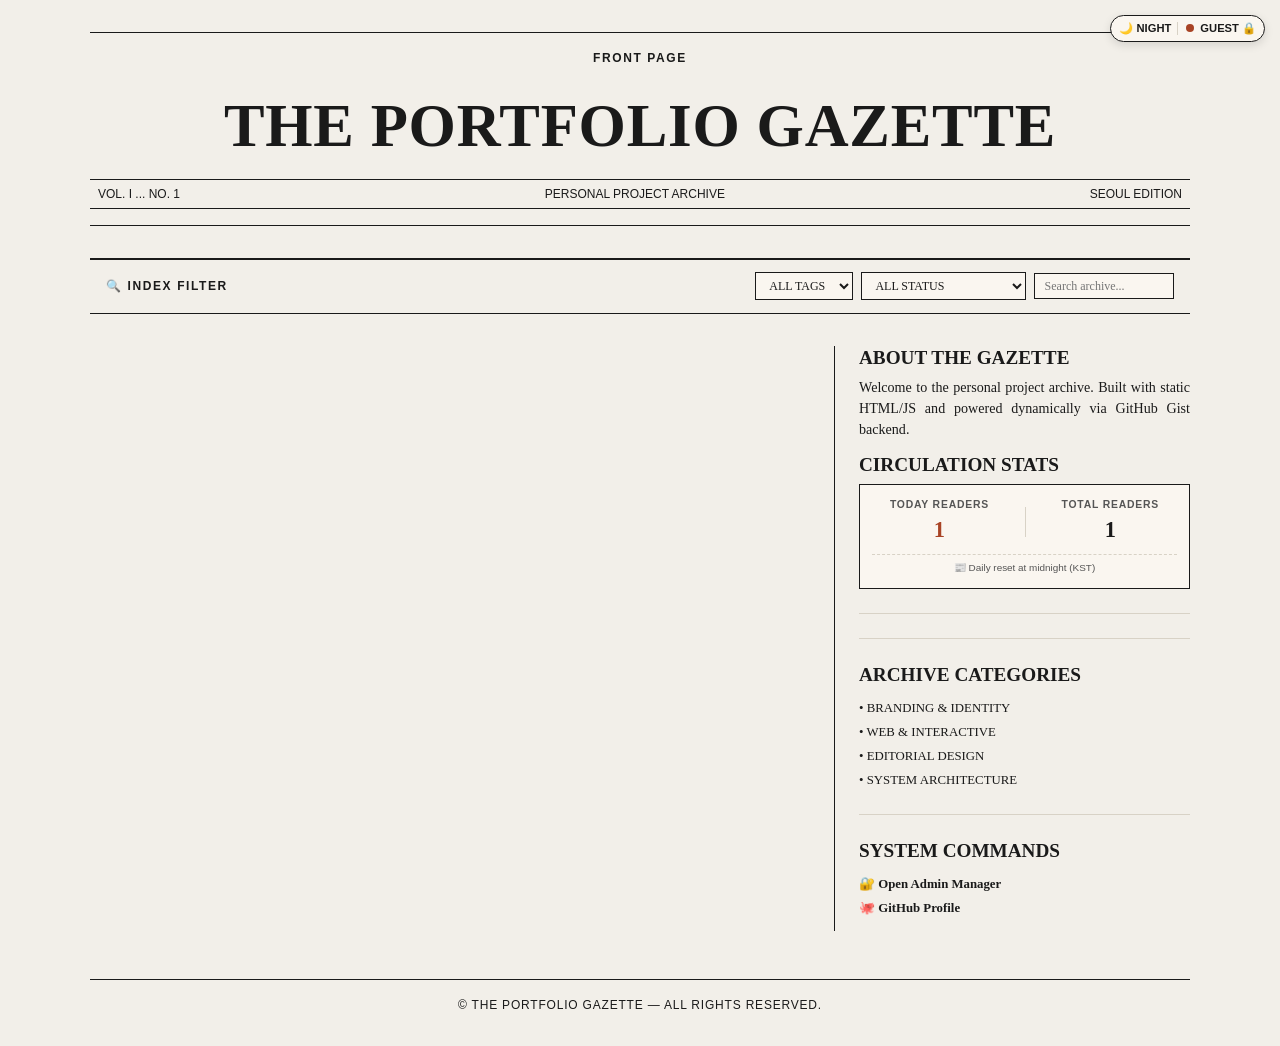
<file: index.html>
<!DOCTYPE html>
<html lang="ko">
<head>
  <meta charset="UTF-8">
  <meta name="viewport" content="width=device-width, initial-scale=1.0">
  <title>THE PORTFOLIO GAZETTE - Archive</title>
  <link rel="stylesheet" href="styles/style.css">
</head>
<body>
  <div class="gazette-container">
    <!-- 상단 신문식 헤더 -->
    <header class="gazette-header">
      <nav class="top-nav">
        <a href="index.html">FRONT PAGE</a>
      </nav>
      <h1 class="main-title">THE PORTFOLIO GAZETTE</h1>
      <div class="header-meta-bar">
        <span>VOL. I ... NO. 1</span>
        <span>PERSONAL PROJECT ARCHIVE</span>
        <span>SEOUL EDITION</span>
      </div>
    </header>

    <!-- 🔍 신문 인덱스 스타일 필터 및 검색 바 -->
    <section class="gazette-filter-bar">
      <span class="filter-title">🔍 INDEX FILTER</span>
      <div class="filter-controls">
        <!-- 🏷️ 동적 태그 필터 (js/main.js에서 프로젝트 태그를 자동으로 추출해 채워줍니다) -->
        <select id="tag-filter" class="filter-select">
          <option value="ALL">ALL TAGS</option>
        </select>

        <!-- 📌 상태 필터 -->
        <select id="status-filter" class="filter-select">
          <option value="ALL">ALL STATUS</option>
          <option value="IN PROGRESS">IN PROGRESS (진행중)</option>
          <option value="COMPLETED">COMPLETED (완료)</option>
          <option value="DROPPED">DROPPED (폐기)</option>
        </select>

        <!-- 🔎 검색어 입력창 -->
        <input type="text" id="search-input" class="filter-input" placeholder="Search archive...">
      </div>
    </section>

    <!-- 메인 레이아웃 (프로젝트 목록 + 사이드바) -->
    <div class="gazette-body">
      <!-- 왼쪽 2컬럼: 프로젝트 카드리스트 출력 영역 -->
      <main id="projects-container">
        <!-- js/main.js 에서 동적 카드 출력 -->
      </main>

      <!-- 오른쪽 1컬럼: 사이드바 -->
      <aside class="sidebar-column">
        <section class="sidebar-widget">
          <h4>ABOUT THE GAZETTE</h4>
          
          <p class="excerpt">
            Welcome to the personal project archive. Built with static HTML/JS and powered dynamically via GitHub Gist backend.
          </p>
        </section>
        <!-- 📊 신문 발행 및 방문자 통계 위젯 -->
        <section class="sidebar-widget">
          <h4>CIRCULATION STATS</h4>
          <div class="circulation-box">
            <div class="circulation-grid">
              <div>
                <span class="circulation-label">TODAY READERS</span>
                <strong id="stat-daily" class="circulation-value circulation-value-daily">--</strong>
              </div>
              <div class="circulation-divider"></div>
              <div>
                <span class="circulation-label">TOTAL READERS</span>
                <strong id="stat-total" class="circulation-value circulation-value-total">--</strong>
              </div>
            </div>
            <small class="circulation-notice">
              📰 Daily reset at midnight (KST)
            </small>
          </div>
        </section>

        <hr class="divider">

        <hr class="divider">

        <section class="sidebar-widget">
          <h4>ARCHIVE CATEGORIES</h4>
          <ul class="link-list">
            <li>• BRANDING & IDENTITY</li>
            <li>• WEB & INTERACTIVE</li>
            <li>• EDITORIAL DESIGN</li>
            <li>• SYSTEM ARCHITECTURE</li>
          </ul>
        </section>

        <hr class="divider">

        <section class="sidebar-widget">
          <h4>SYSTEM COMMANDS</h4>
          <ul class="contact-links">
            <li><a href="admin.html">🔐 Open Admin Manager</a></li>
            <li><a href="https://github.com" target="_blank" rel="noopener">🐙 GitHub Profile</a></li>
          </ul>
        </section>
      </aside>
    </div>

    <!-- 푸터 -->
    <footer class="gazette-footer">
      <p>© THE PORTFOLIO GAZETTE — ALL RIGHTS RESERVED.</p>
    </footer>
  </div>
<!-- 기존 각 페이지 전용 JS 앞에 테마 스크립트 연결 -->
  <script src="js/auth-guard.js"></script> <!-- 👈 상단 보안 위젯 스크립트 추가 -->
  <script src="js/main.js"></script>
</body>
</html>
</file>
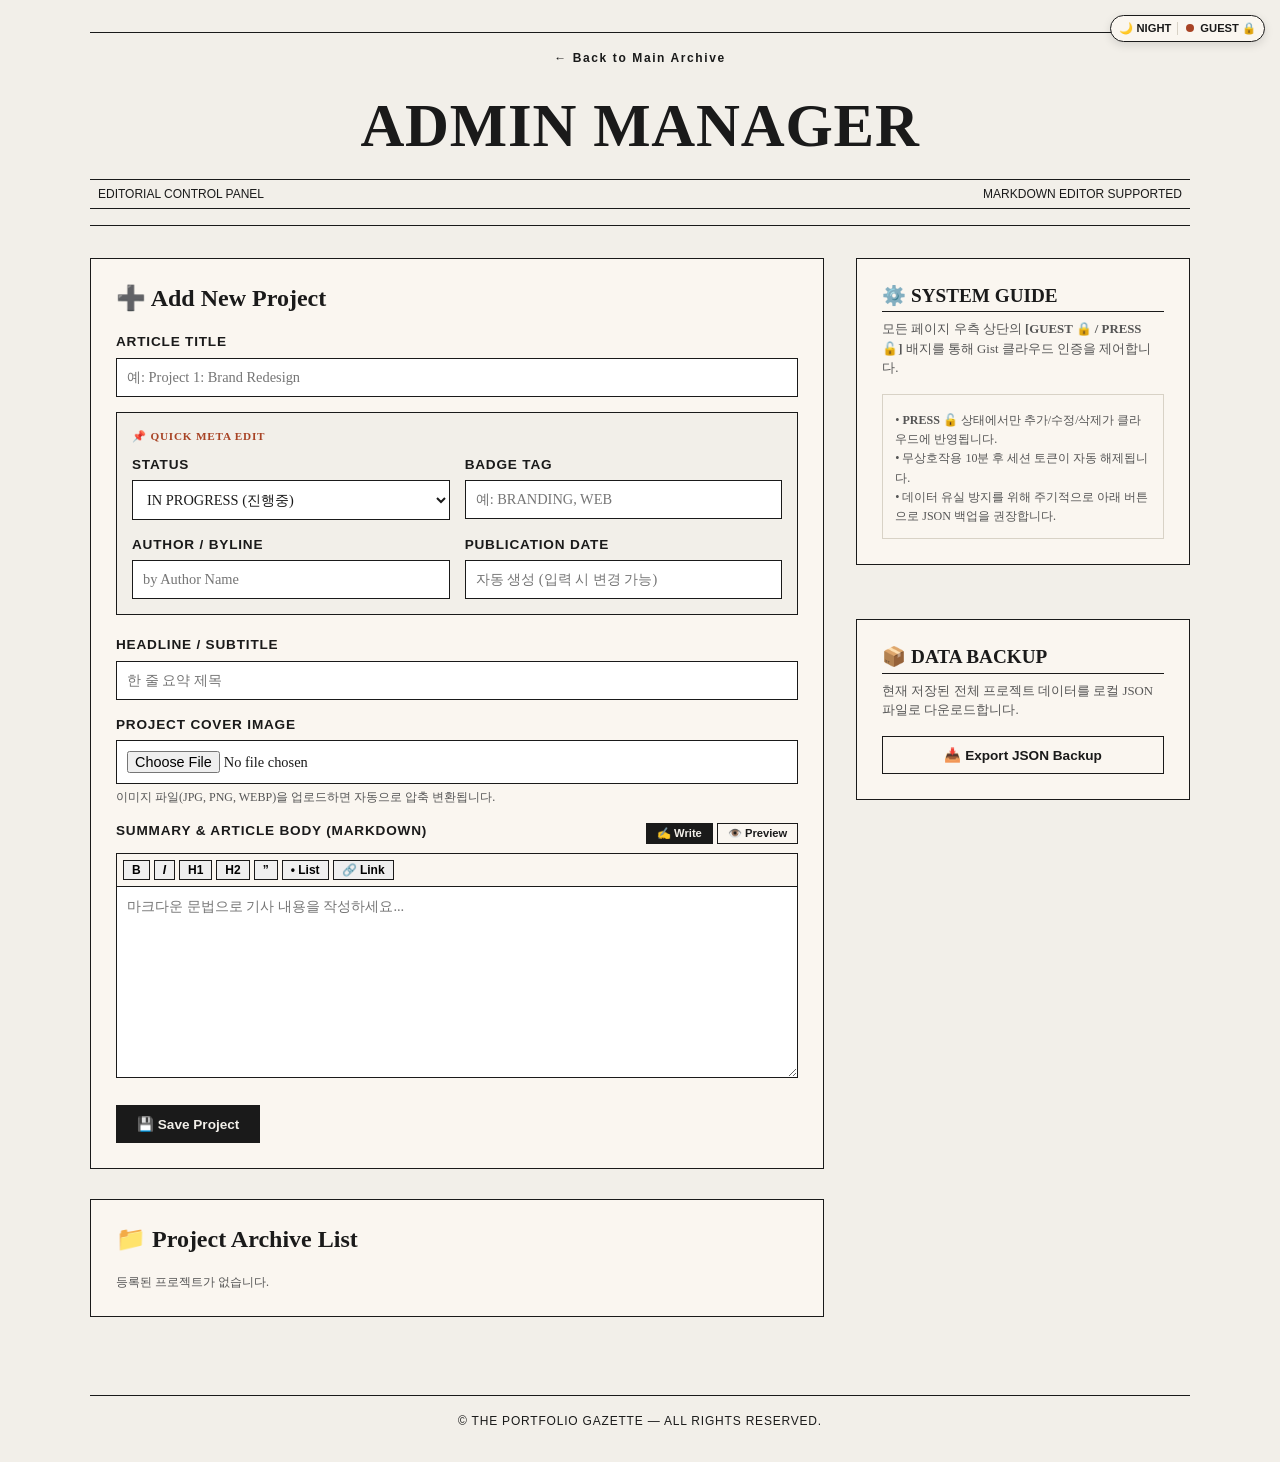
<file: admin.html>
<!DOCTYPE html>
<html lang="ko">
<head>
  <meta charset="UTF-8">
  <meta name="viewport" content="width=device-width, initial-scale=1.0">
  <title>Admin Manager - THE PORTFOLIO GAZETTE</title>
  <link rel="stylesheet" href="styles/style.css">
</head>
<body>
  <div class="gazette-container">
    <!-- 상단 헤더 -->
    <header class="gazette-header">
      <nav class="top-nav">
        <a href="index.html" class="back-link">&larr; Back to Main Archive</a>
      </nav>
      <h1 class="main-title">ADMIN MANAGER</h1>
      <div class="header-meta-bar">
        <span>EDITORIAL CONTROL PANEL</span>
        <span>MARKDOWN EDITOR SUPPORTED</span>
      </div>
    </header>

    <!-- 메인 입력 영역 & 사이드바 2컬럼 그리드 -->
    <div class="admin-layout-grid">
      <!-- 👈 왼쪽 메인 영역 (프로젝트 추가 & 목록) -->
      <main class="admin-main-column">
        <!-- ➕ 프로젝트 신규 추가 카드 (edit.html UI 스타일 연동) -->
        <section class="admin-card">
          <h2 class="edit-card-title">➕ Add New Project</h2>

          <form id="project-form" class="admin-form">
            <!-- 1. 기사 타이틀 -->
            <div class="form-group">
              <label for="p-title" class="form-label">Article Title</label>
              <input type="text" id="p-title" class="form-input" required placeholder="예: Project 1: Brand Redesign">
            </div>

            <!-- 2. 상단 중요 정보 가로 그리드 박스 -->
            <div class="quick-meta-box">
              <span class="quick-meta-title">📌 QUICK META EDIT</span>
              
              <div class="form-grid-2">
                <div class="form-group grid-mb-clear">
                  <label for="p-status" class="form-label">Status</label>
                  <select id="p-status" class="form-select">
                    <option value="IN PROGRESS">IN PROGRESS (진행중)</option>
                    <option value="COMPLETED">COMPLETED (완료)</option>
                    <option value="DROPPED">DROPPED (폐기)</option>
                  </select>
                </div>

                <div class="form-group grid-mb-clear">
                  <label for="p-tag" class="form-label">Badge Tag</label>
                  <input type="text" id="p-tag" class="form-input" placeholder="예: BRANDING, WEB">
                </div>
              </div>

              <div class="form-grid-2 grid-mb-clear">
                <div class="form-group grid-mb-clear">
                  <label for="p-author" class="form-label">Author / Byline</label>
                  <input type="text" id="p-author" class="form-input" placeholder="by Author Name">
                </div>

                <div class="form-group grid-mb-clear">
                  <label for="p-date" class="form-label">Publication Date</label>
                  <input type="text" id="p-date" class="form-input" placeholder="자동 생성 (입력 시 변경 가능)">
                </div>
              </div>
            </div>

            <!-- 3. 헤드라인 요약 -->
            <div class="form-group">
              <label for="p-headline" class="form-label">Headline / Subtitle</label>
              <input type="text" id="p-headline" class="form-input" required placeholder="한 줄 요약 제목">
            </div>

            <!-- 4. 커버 이미지 업로드 -->
            <div class="form-group">
              <label for="p-image-file" class="form-label">Project Cover Image</label>
              <input type="file" id="p-image-file" class="form-file-input" accept="image/*" required>
              <small class="form-help-text">이미지 파일(JPG, PNG, WEBP)을 업로드하면 자동으로 압축 변환됩니다.</small>
            </div>

            <!-- 5. 📝 마크다운 에디터 & 라이브 프리뷰 영역 -->
            <div class="form-group">
              <div class="editor-header-bar">
                <label for="p-summary" class="form-label">Summary & Article Body (Markdown)</label>
                
                <!-- 탭 버튼 -->
                <div class="editor-mode-tabs">
                  <button type="button" id="btn-mode-write" class="btn btn-tab btn-tab-active">✍️ Write</button>
                  <button type="button" id="btn-mode-preview" class="btn btn-tab btn-tab-inactive">👁️ Preview</button>
                </div>
              </div>

              <!-- 마크다운 툴바 -->
              <div id="md-toolbar" class="md-toolbar">
                <button type="button" class="btn md-toolbar-btn" data-md="bold" title="Bold"><b>B</b></button>
                <button type="button" class="btn md-toolbar-btn" data-md="italic" title="Italic"><i>I</i></button>
                <button type="button" class="btn md-toolbar-btn" data-md="h1" title="Header 1">H1</button>
                <button type="button" class="btn md-toolbar-btn" data-md="h2" title="Header 2">H2</button>
                <button type="button" class="btn md-toolbar-btn" data-md="quote" title="Quote">”</button>
                <button type="button" class="btn md-toolbar-btn" data-md="list" title="List">• List</button>
                <button type="button" class="btn md-toolbar-btn" data-md="link" title="Link">🔗 Link</button>
              </div>

              <!-- 본문 입력창 -->
              <textarea id="p-summary" class="form-textarea md-textarea" rows="10" required placeholder="마크다운 문법으로 기사 내용을 작성하세요..."></textarea>

              <!-- 라이브 프리뷰 창 -->
              <div id="md-preview" class="md-preview-box"></div>
            </div>

            <div class="form-btn-group">
              <button type="submit" class="btn btn-primary">💾 Save Project</button>
            </div>
          </form>
        </section>

        <!-- 📁 등록된 프로젝트 목록 카드 -->
        <section class="admin-card">
          <h2 class="edit-card-title">📁 Project Archive List</h2>
          <div id="admin-projects-list">
            <!-- js/admin.js에서 동적 렌더링 -->
          </div>
        </section>
      </main>

      <!-- 👉 오른쪽 사이드바 (시스템 가이드 & 정보 패널) -->
      <aside class="admin-sidebar-column">
        <section class="admin-card sidebar-widget">
          <h4 class="widget-title">⚙️ SYSTEM GUIDE</h4>
          <p class="widget-desc">
            모든 페이지 우측 상단의 <strong>[GUEST 🔒 / PRESS 🔓]</strong> 배지를 통해 Gist 클라우드 인증을 제어합니다.
          </p>
          
          <div class="sidebar-info-box" style="background: var(--bg-card); padding: 12px; border: 1px solid var(--border-subtle); margin-top: 10px;">
            <small class="form-help-text" style="line-height: 1.6;">
              • <strong>PRESS 🔓</strong> 상태에서만 추가/수정/삭제가 클라우드에 반영됩니다.<br>
              • 무상호작용 10분 후 세션 토큰이 자동 해제됩니다.<br>
              • 데이터 유실 방지를 위해 주기적으로 아래 버튼으로 JSON 백업을 권장합니다.
            </small>
          </div>
        </section>

        <section class="admin-card sidebar-widget">
          <h4 class="widget-title">📦 DATA BACKUP</h4>
          <p class="widget-desc">현재 저장된 전체 프로젝트 데이터를 로컬 JSON 파일로 다운로드합니다.</p>
          <button type="button" id="export-json-btn" class="btn btn-secondary btn-block">📥 Export JSON Backup</button>
        </section>
      </aside>
    </div>

    <!-- 푸터 -->
    <footer class="gazette-footer">
      <p>© THE PORTFOLIO GAZETTE — ALL RIGHTS RESERVED.</p>
    </footer>
  </div>

  <!-- 전역 스크립트 연결 -->
  <script src="js/auth-guard.js"></script>
  <script src="js/admin.js"></script>
</body>
</html>
</file>
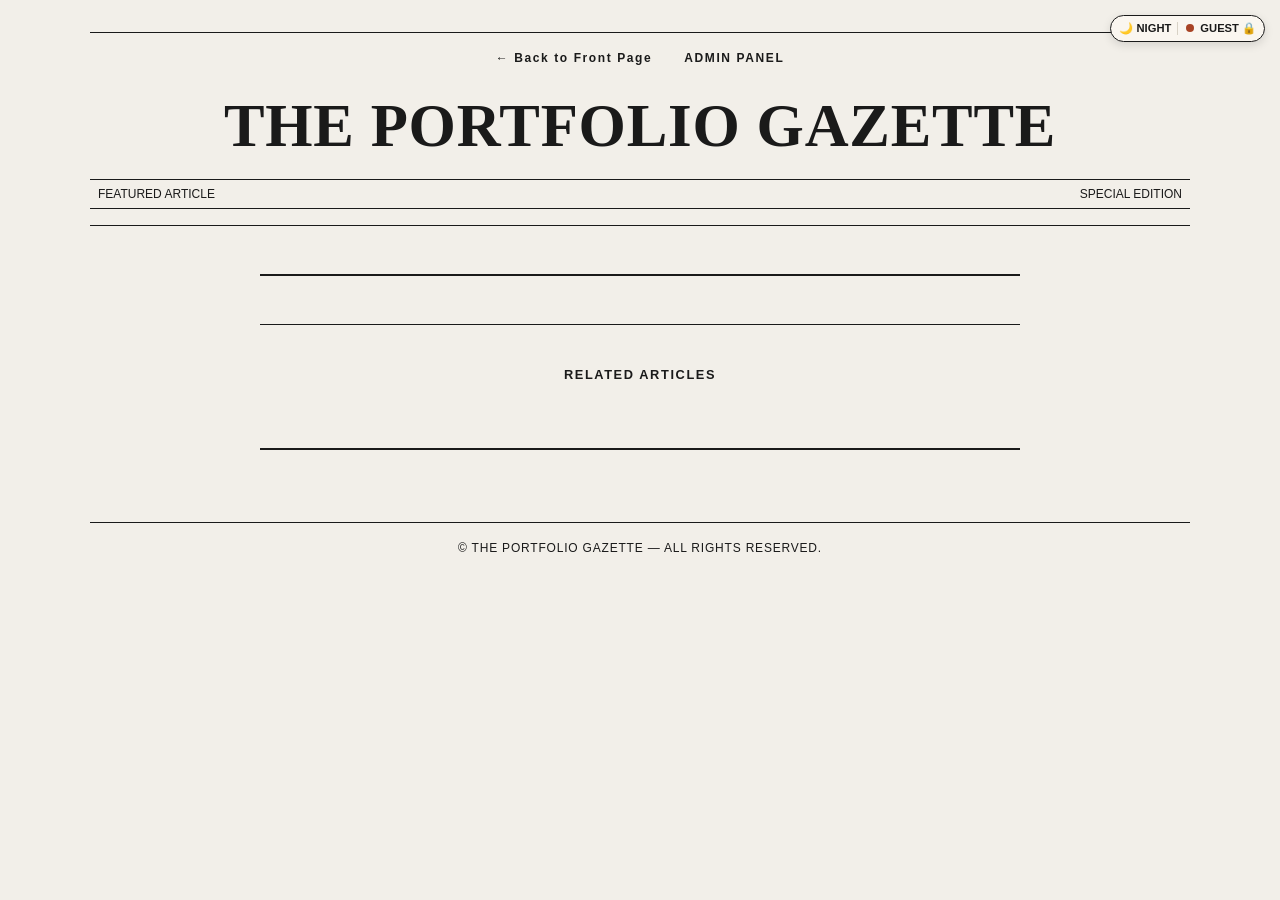
<file: detail.html>
<!DOCTYPE html>
<html lang="ko">
<head>
  <meta charset="UTF-8">
  <meta name="viewport" content="width=device-width, initial-scale=1.0">
  <title>Article Detail - THE PORTFOLIO GAZETTE</title>
  <link rel="stylesheet" href="styles/style.css">
</head>
<body>
  <div class="gazette-container">
    <!-- 헤더 -->
    <header class="gazette-header">
      <nav class="top-nav">
        <a href="index.html" class="back-link">&larr; Back to Front Page</a>
        <a href="admin.html">ADMIN PANEL</a>
      </nav>
      <h1 class="main-title">THE PORTFOLIO GAZETTE</h1>
      <div class="header-meta-bar">
        <span>FEATURED ARTICLE</span>
        <span>SPECIAL EDITION</span>
      </div>
    </header>

    <!-- 메인 상세 영역 -->
    <main class="detail-main">
      <!-- 프로젝트 동적 수록 컨테이너 -->
      <section id="project-detail-container">
        <!-- js/detail.js 에서 동적 렌더링 -->
      </section>

      <!-- 이전글 / 다음글 동적 네비게이션 영역 -->
      <section id="article-nav-section" class="article-nav-section">
      </section>

      <!-- 연관 프로젝트 추천 영역 -->
      <section id="related-section" class="related-section">
        <div class="related-section-title">RELATED ARTICLES</div>
        <div id="related-grid" class="related-grid">
        </div>
      </section>

      <!-- 💬 Giscus 댓글 섹션 -->
      <section class="gazette-comments-section">
        <script src="https://giscus.app/client.js"
                data-repo="본인계정/저장소이름"
                data-repo-id="R_kgDO..."
                data-category="Announcements"
                data-category-id="DIC_kwDO..."
                data-mapping="pathname"
                data-strict="0"
                data-reactions-enabled="1"
                data-emit-metadata="0"
                data-input-position="bottom"
                data-theme="preferred_color_scheme"
                data-lang="ko"
                crossorigin="anonymous"
                async>
        </script>
      </section>
    </main>

    <!-- 푸터 -->
    <footer class="gazette-footer">
      <p>© THE PORTFOLIO GAZETTE — ALL RIGHTS RESERVED.</p>
    </footer>
  </div>

  <!-- 공통 및 전역 스크립트 연결 -->
  <script src="js/auth-guard.js"></script>
  <script src="js/detail.js"></script>
</body>
</html>
</file>
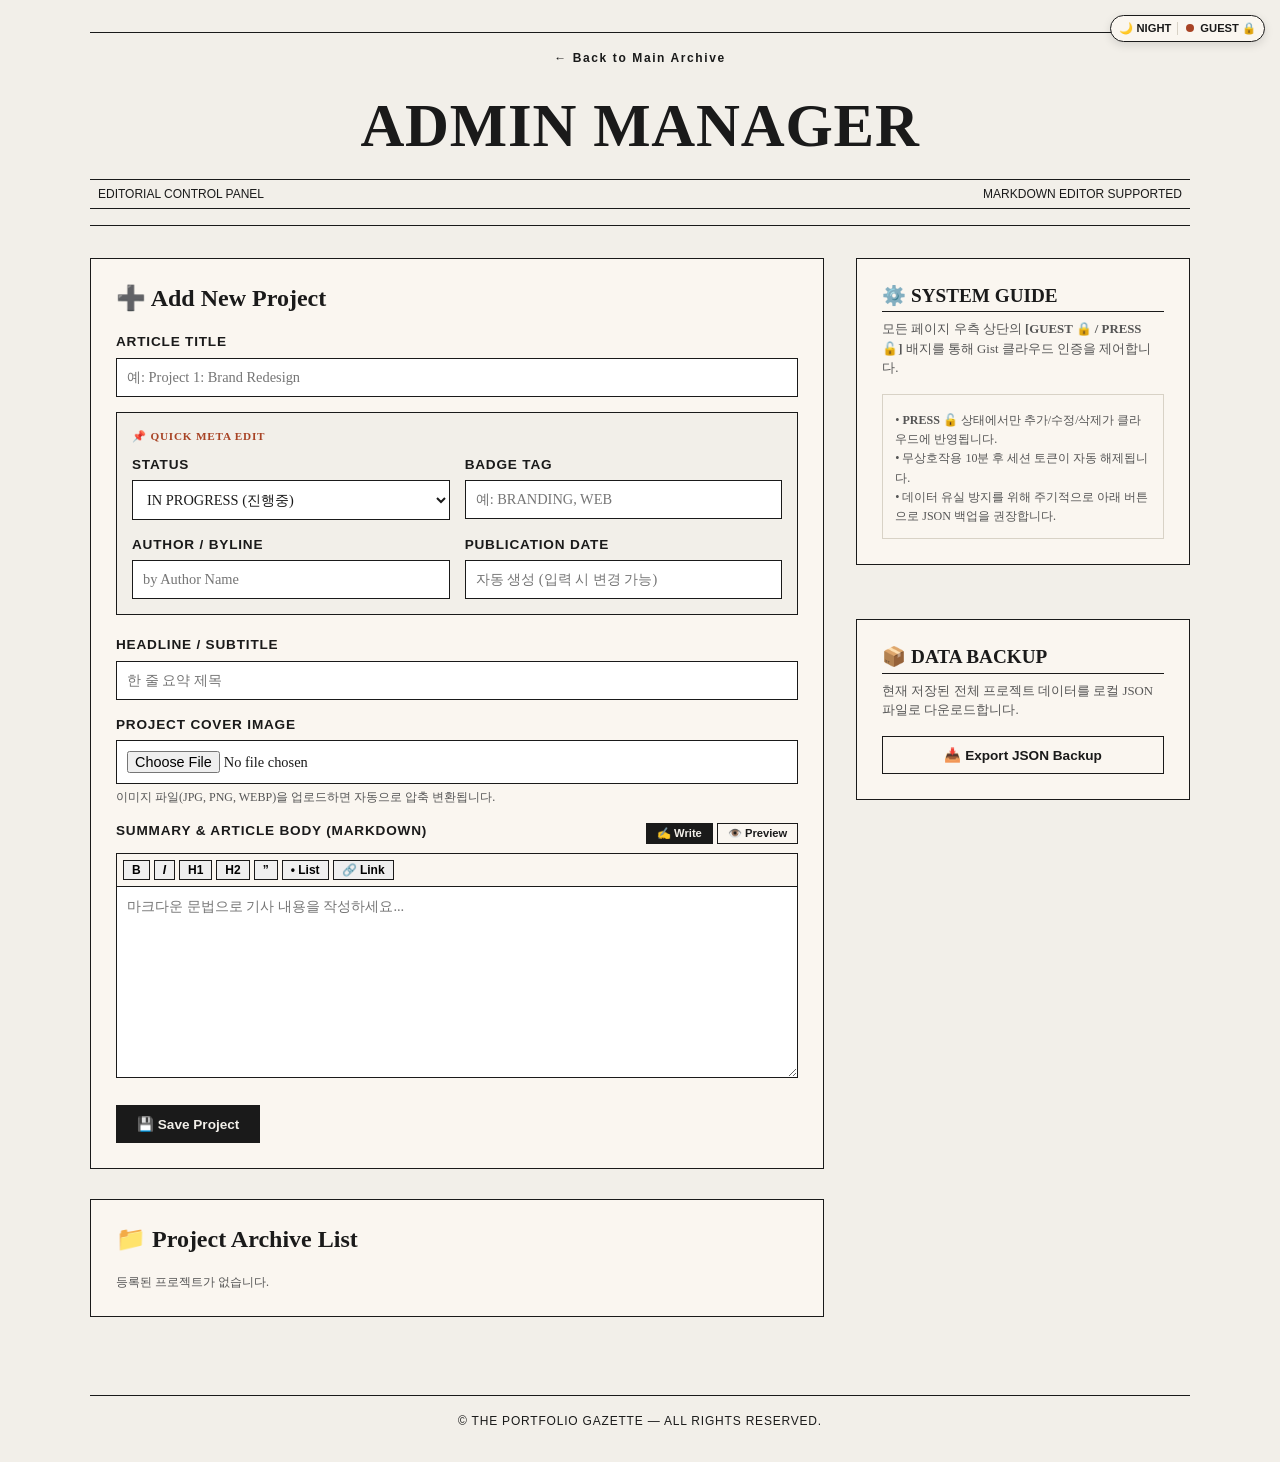
<file: edit.html>
<!DOCTYPE html>
<html lang="ko">
<head>
  <meta charset="UTF-8">
  <meta name="viewport" content="width=device-width, initial-scale=1.0">
  <title>Edit Article - THE PORTFOLIO GAZETTE</title>
  <link rel="stylesheet" href="styles/style.css">
</head>
<body>
  <div class="gazette-container">
    <header class="gazette-header">
      <nav class="top-nav">
        <a href="admin.html" class="back-link">&larr; Back to Admin Panel</a>
      </nav>
      <h1 class="main-title edit-title">EDIT ARTICLE</h1>
      <div class="header-meta-bar">
        <span>ARTICLE EDITOR</span>
        <span>MARKDOWN SUPPORTED</span>
      </div>
    </header>

    <main class="edit-main">
      <section class="edit-card">
        <form id="edit-project-form">
          <!-- 1. 기사 타이틀 -->
          <div class="form-group">
            <label for="p-title" class="form-label">Article Title</label>
            <input type="text" id="p-title" class="form-input" required placeholder="프로젝트 제목">
          </div>

          <!-- 2. 상단 중요 정보 가로 그리드 박스 -->
          <div class="quick-meta-box">
            <span class="quick-meta-title">📌 QUICK META EDIT</span>
            
            <div class="form-grid-2">
              <div class="form-group grid-mb-clear">
                <label for="p-status" class="form-label">Status</label>
                <select id="p-status" class="form-select">
                  <option value="IN PROGRESS">IN PROGRESS (진행중)</option>
                  <option value="COMPLETED">COMPLETED (완료)</option>
                  <option value="DROPPED">DROPPED (폐기)</option>
                </select>
              </div>

              <div class="form-group grid-mb-clear">
                <label for="p-tag" class="form-label">Badge Tag</label>
                <input type="text" id="p-tag" class="form-input" placeholder="예: BRANDING, WEB">
              </div>
            </div>

            <div class="form-grid-2 grid-mb-clear">
              <div class="form-group grid-mb-clear">
                <label for="p-author" class="form-label">Author / Byline</label>
                <input type="text" id="p-author" class="form-input" placeholder="by Author Name">
              </div>

              <div class="form-group grid-mb-clear">
                <label for="p-date" class="form-label">Publication Date</label>
                <input type="text" id="p-date" class="form-input" placeholder="Sep 26, 2026">
              </div>
            </div>
          </div>

          <!-- 3. 헤드라인 요약 -->
          <div class="form-group">
            <label for="p-headline" class="form-label">Headline / Subtitle</label>
            <input type="text" id="p-headline" class="form-input" required placeholder="기사 한 줄 요약 헤드라인">
          </div>

          <!-- 4. 커버 이미지 변경 -->
          <div class="form-group">
            <label for="p-image-file" class="form-label">Update Cover Image (Optional)</label>
            <div class="image-preview-container">
              <img id="preview-image" class="image-preview" src="" alt="Current Image">
            </div>
            <input type="file" id="p-image-file" class="form-file-input" accept="image/*">
            <small class="form-help-text">새 이미지를 첨부하지 않으면 기존 이미지가 유지됩니다.</small>
          </div>

          <!-- 5. 📝 마크다운 에디터 & 라이브 프리뷰 영역 -->
          <div class="form-group">
            <div class="editor-header-bar">
              <label for="p-summary" class="form-label">Summary & Article Body (Markdown)</label>
              
              <!-- 탭 버튼 -->
              <div class="editor-mode-tabs">
                <button type="button" id="btn-mode-write" class="btn btn-tab btn-tab-active">✍️ Write</button>
                <button type="button" id="btn-mode-preview" class="btn btn-tab btn-tab-inactive">👁️ Preview</button>
              </div>
            </div>

            <!-- 마크다운 툴바 -->
            <div id="md-toolbar" class="md-toolbar">
              <button type="button" class="btn md-toolbar-btn" data-md="bold" title="Bold"><b>B</b></button>
              <button type="button" class="btn md-toolbar-btn" data-md="italic" title="Italic"><i>I</i></button>
              <button type="button" class="btn md-toolbar-btn" data-md="h1" title="Header 1">H1</button>
              <button type="button" class="btn md-toolbar-btn" data-md="h2" title="Header 2">H2</button>
              <button type="button" class="btn md-toolbar-btn" data-md="quote" title="Quote">”</button>
              <button type="button" class="btn md-toolbar-btn" data-md="list" title="List">• List</button>
              <button type="button" class="btn md-toolbar-btn" data-md="link" title="Link">🔗 Link</button>
            </div>

            <!-- 본문 입력창 -->
            <textarea id="p-summary" class="form-textarea md-textarea" rows="12" required placeholder="마크다운 문법으로 기사 내용을 작성하세요..."></textarea>

            <!-- 라이브 프리뷰 창 -->
            <div id="md-preview" class="md-preview-box"></div>
          </div>

          <div class="form-btn-group">
            <button type="submit" class="btn btn-primary">💾 Save Changes</button>
            <a href="admin.html" class="btn btn-secondary">Cancel</a>
          </div>
        </form>
      </section>
    </main>

    <footer class="gazette-footer">
      <p>© THE PORTFOLIO GAZETTE — ALL RIGHTS RESERVED.</p>
    </footer>
  </div>

  <script src="js/auth-guard.js"></script>
  <script src="js/edit.js"></script>
</body>
</html>
</file>
<file: styles/style.css>
/* ==========================================
   1. Theme Variables & Global Reset
   ========================================== */
:root {
  --bg-color: #f2efe9;
  --bg-card: #faf6f0;
  --bg-input: #ffffff;
  --text-main: #1a1a1a;
  --text-muted: #555555;
  --border-color: #1a1a1a;
  --border-subtle: #d8d2c6;
/* 🎨 눈이 편안한 톤으로 아래 4줄 교체/추가 */
  --accent-orange: #a84325;       /* 2차 확인 및 경고 (차분한 테라코타) */
  --accent-inprogress: #b85d19;   /* IN PROGRESS (가넷 브라운) */
  --accent-green: #2d6a4f;        /* COMPLETED (딥 포레스트 그린) */
  --accent-gray: #6c757d;         /* DROPPED / DISABLED (쿨 그레이) */
  --shadow-color: rgba(0, 0, 0, 0.08);
}

/* 🌙 Night Gazette (다크 모드 변수) */
body.dark-mode {
  --bg-color: #1a1c1e;
  --bg-card: #232629;
  --bg-input: #2d3135;
  --text-main: #e8e6e3;
  --text-muted: #a0a5aa;
  --border-color: #e8e6e3;
  --border-subtle: #3e4347;
  --shadow-color: rgba(0, 0, 0, 0.3);
}

html {
  scroll-behavior: smooth; /* 부드러운 스크롤 */
}

* {
  margin: 0;
  padding: 0;
  box-sizing: border-box;
  transition: background-color 0.3s ease, color 0.3s ease, border-color 0.3s ease;
}

body {
  background-color: var(--bg-color);
  color: var(--text-main);
  font-family: 'Source Serif 4', Georgia, serif;
  line-height: 1.5;
  padding: 2rem 1rem;
}

/* ==========================================
   2. Layout & Header
   ========================================== */
.gazette-container {
  max-width: 1100px;
  margin: 0 auto;
  background-color: var(--bg-color);
}

.top-nav {
  display: flex;
  justify-content: center;
  align-items: center;
  gap: 2rem;
  padding-bottom: 0.8rem;
  font-family: sans-serif;
  font-size: 0.75rem;
  font-weight: 600;
  letter-spacing: 0.1rem;
  flex-wrap: wrap;
}

.top-nav a,
.back-link,
.link-list a,
.contact-links a {
  color: var(--text-main);
  text-decoration: none;
  font-weight: bold;
}

.top-nav a:hover,
.back-link:hover,
.link-list a:hover,
.contact-links a:hover,
.read-more:hover {
  text-decoration: underline;
}

/* 테마 토글 버튼 (Night Edition) */
.theme-toggle-btn {
  background: var(--bg-card);
  color: var(--text-main);
  border: 1px solid var(--border-color);
  padding: 0.25rem 0.7rem;
  font-size: 0.7rem;
  font-family: sans-serif;
  font-weight: bold;
  cursor: pointer;
  border-radius: 12px;
  letter-spacing: 0.05rem;
  display: inline-flex;
  align-items: center;
  gap: 4px;
}

.theme-toggle-btn:hover {
  transform: translateY(-1px);
  box-shadow: 0 2px 5px var(--shadow-color);
}

.gazette-header {
  text-align: center;
  border-top: 1.5px solid var(--border-color);
  border-bottom: 1.5px solid var(--border-color);
  padding: 1rem 0;
  margin-bottom: 2rem;
}

.detail-header {
  padding: 20px;
  border-bottom: 2px solid var(--border-color);
  margin-bottom: 30px;
}

.main-title {
  font-family: 'Playfair Display', serif;
  font-size: clamp(2rem, 5vw, 3.8rem);
  font-weight: 900;
  letter-spacing: 0.05rem;
  text-transform: uppercase;
  margin-bottom: 0.5rem;
}

.edit-title {
  font-size: 2.2rem;
}

.header-meta-bar {
  display: flex;
  justify-content: space-between;
  border-top: 1px solid var(--border-color);
  border-bottom: 1px solid var(--border-color);
  padding: 0.3rem 0.5rem;
  font-size: 0.75rem;
  font-family: sans-serif;
  text-transform: uppercase;
}

/* ==========================================
   3. Main Grid Layout & Filter Bar
   ========================================== */
.gazette-body {
  display: grid;
  grid-template-columns: 2fr 1fr;
  gap: 2rem;
}

.divider {
  border: 0;
  border-top: 1px solid var(--border-subtle);
  margin: 1.5rem 0;
}

.gazette-filter-bar {
  border-top: 2px solid var(--border-color);
  border-bottom: 1px solid var(--border-color);
  padding: 0.8rem 1rem;
  margin-bottom: 2rem;
  background-color: var(--bg-color);
  display: flex;
  justify-content: space-between;
  align-items: center;
  flex-wrap: wrap;
  gap: 1rem;
}

.filter-title {
  font-size: 0.75rem;
  font-weight: 700;
  letter-spacing: 0.1rem;
  text-transform: uppercase;
  font-family: sans-serif;
}

.filter-controls {
  display: flex;
  gap: 0.5rem;
  align-items: center;
  flex-wrap: wrap;
}

/* ==========================================
   4. Project Cards & Article Micro-interactions
   ========================================== */
.project-card {
  margin-bottom: 2.5rem;
  border-bottom: 1px solid var(--border-color);
  padding-bottom: 1.5rem;
  animation: gazetteRise 0.4s ease-out forwards;
}

.project-header-bar {
  display: flex;
  justify-content: space-between;
  align-items: center;
  border-bottom: 1px solid var(--border-color);
  padding-bottom: 0.3rem;
  margin-bottom: 1rem;
  font-weight: bold;
  font-size: 0.9rem;
}

.project-content {
  display: flex;
  gap: 1.5rem;
}

.image-box {
  width: 45%;
  flex-shrink: 0;
  overflow: hidden;
  border: 1px solid var(--border-subtle);
}

/* 이미지 호버 마이크로 인터랙션 (세피아 ➔ 선명한 컬러) */
.image-box img,
.detail-image,
.related-card img {
  width: 100%;
  height: 180px;
  object-fit: cover;
  filter: sepia(25%);
  transition: filter 0.3s ease, transform 0.3s ease;
}

.image-box:hover img,
.related-card:hover img {
  filter: sepia(0%);
  transform: scale(1.03);
}

.placeholder-icon {
  width: 100%;
  height: 180px;
  background-color: var(--bg-card);
  display: flex;
  align-items: center;
  justify-content: center;
  font-size: 2rem;
  color: var(--text-muted);
}

.date-info,
.meta-date {
  color: var(--text-muted);
  font-family: sans-serif;
  font-size: 0.7rem;
}

.detail-headline,
.text-box h2,
.widget-text h3,
.sidebar-widget h4,
.edit-card-title,
.widget-title {
  font-family: 'Playfair Display', serif;
  line-height: 1.2;
}

.detail-headline {
  font-size: 2.2rem;
  margin-bottom: 8px;
}

.text-box h2,
.widget-text h3 {
  font-size: 1.6rem;
  margin-bottom: 0.4rem;
}

.sidebar-widget h4 {
  font-size: 1.2rem;
  margin-bottom: 0.5rem;
}

.author,
.detail-author {
  font-style: italic;
  color: var(--text-muted);
  margin-bottom: 0.8rem;
  font-size: 0.88rem;
}

.excerpt {
  font-size: 0.88rem;
  color: var(--text-main);
  margin-bottom: 0.8rem;
  text-align: justify;
}

.read-more {
  display: inline-block;
  font-size: 0.8rem;
  font-family: sans-serif;
  font-weight: bold;
  color: var(--text-main);
  text-decoration: none;
  margin-top: 0.5rem;
}

/* Badges */
.badge {
  color: #ffffff;
  padding: 0.15rem 0.6rem;
  border-radius: 10px;
  font-size: 0.65rem;
  font-family: sans-serif;
  font-weight: 700;
  letter-spacing: 0.05rem;
}

.badge-branding,
.badge-editorial,
.badge-web,
.badge-featured,
.badge-status-default {
  background-color: var(--accent-orange);
}

.badge-tag-default {
  background-color: var(--text-main);
  color: var(--bg-color);
}

.auth-status-active {
  background-color: var(--accent-green) !important;
  color: #fff !important;
}

.auth-status-inactive {
  background-color: var(--accent-orange) !important;
  color: #fff !important;
}

/* ==========================================
   5. Detail Page (Article, Nav, Related, Giscus)
   ========================================== */
.detail-main {
  max-width: 800px;
  margin: 0 auto;
  padding: 0 20px;
}

.detail-meta {
  display: flex;
  gap: 10px;
  align-items: center;
  margin-bottom: 10px;
}

.detail-image-box {
  margin-bottom: 25px;
}

.detail-image {
  height: auto;
  max-height: 450px;
  border-radius: 4px;
}

.detail-summary {
  font-family: 'Source Serif 4', Georgia, serif;
  font-size: 1.05rem;
  line-height: 1.8;
  color: var(--text-main);
  white-space: pre-line;
}

/* 이전글 / 다음글 동적 네비게이션 그리드 */
.article-nav-section {
  margin-top: 3rem;
  border-top: 2px solid var(--border-color);
  border-bottom: 1px solid var(--border-color);
  padding: 1.5rem 0;
}

.nav-section-title,
.related-section-title {
  font-family: sans-serif;
  font-size: 0.8rem;
  font-weight: bold;
  letter-spacing: 0.1rem;
  text-transform: uppercase;
  margin-bottom: 1rem;
  text-align: center;
  color: var(--text-main);
}

.article-nav-grid {
  display: grid;
  grid-template-columns: 1fr 1fr;
  gap: 1.5rem;
}

.nav-box {
  padding: 12px 15px;
  background: var(--bg-card);
  border: 1px solid var(--border-color);
  transition: background 0.2s, transform 0.2s;
  animation: gazetteRise 0.4s ease-out forwards;
}

.nav-box a {
  text-decoration: none;
  color: inherit;
  display: block;
}

.nav-box:hover {
  background: var(--bg-input);
  transform: translateY(-2px);
}

.nav-label {
  font-size: 0.7rem;
  font-family: sans-serif;
  font-weight: bold;
  color: var(--accent-orange);
  display: block;
  margin-bottom: 4px;
}

.nav-title {
  font-family: 'Playfair Display', serif;
  font-size: 0.95rem;
  font-weight: bold;
  color: var(--text-main);
  white-space: nowrap;
  overflow: hidden;
  text-overflow: ellipsis;
}

/* 연관 프로젝트 추천 그리드 */
.related-section {
  margin-top: 2.5rem;
  margin-bottom: 2rem;
}

.related-grid {
  display: grid;
  grid-template-columns: 1fr 1fr;
  gap: 1.5rem;
}

.related-card {
  background: var(--bg-card);
  border: 1px solid var(--border-color);
  padding: 12px;
  display: flex;
  flex-direction: column;
  gap: 8px;
  animation: gazetteRise 0.4s ease-out forwards;
}

.related-card h4 {
  font-family: 'Playfair Display', serif;
  font-size: 0.95rem;
  margin: 0;
  color: var(--text-main);
}

.related-card a {
  font-size: 0.75rem;
  font-family: sans-serif;
  font-weight: bold;
  color: var(--text-main);
  text-decoration: none;
  margin-top: auto;
}

.related-card a:hover {
  text-decoration: underline;
}

/* Giscus 댓글 섹션 컨테이너 */
.gazette-comments-section {
  margin-top: 3rem;
  border-top: 2px solid var(--border-color);
  padding-top: 1.5rem;
}

/* ==========================================
   6. Admin 2-Column Layout & Edit Page
   ========================================== */
.admin-layout-grid {
  display: grid;
  grid-template-columns: 2.2fr 1fr;
  gap: 2rem;
  margin-top: 1.5rem;
}

.admin-main-column {
  min-width: 0;
}

.admin-sidebar-column {
  display: flex;
  flex-direction: column;
  gap: 1.5rem;
}

.admin-main,
.edit-main {
  max-width: 800px;
  margin: 0 auto;
  padding: 20px 0;
}

.admin-card,
.edit-card {
  background: var(--bg-card);
  border: 1.5px solid var(--border-color);
  padding: 25px;
  margin-bottom: 30px;
  animation: gazetteRise 0.4s ease-out forwards;
}

.edit-card-title {
  margin-bottom: 20px;
}

.widget-title {
  font-size: 1.1rem;
  margin-bottom: 0.5rem;
  border-bottom: 1px solid var(--border-color);
  padding-bottom: 0.3rem;
}

.widget-desc {
  font-size: 0.8rem;
  color: var(--text-muted);
  margin-bottom: 1rem;
}

.sidebar-auth-box {
  display: flex;
  flex-direction: column;
  gap: 10px;
  align-items: stretch;
  background: var(--bg-card);
  padding: 12px;
  border: 1px solid var(--border-subtle);
  margin-bottom: 10px;
}

.btn-block {
  width: 100%;
  text-align: center;
}

/* ==========================================
   7. Form Controls & Buttons
   ========================================== */
.form-group {
  margin-bottom: 15px;
}

.form-group label,
.form-label {
  display: block;
  font-weight: bold;
  font-size: 0.85rem;
  margin-bottom: 5px;
  font-family: sans-serif;
  text-transform: uppercase;
  letter-spacing: 0.05rem;
  color: var(--text-main);
}

.form-group input,
.form-group select,
.form-group textarea,
.form-input,
.form-select,
.form-textarea,
.filter-select,
.filter-input {
  width: 100%;
  padding: 10px;
  border: 1px solid var(--border-color);
  background: var(--bg-input);
  font-family: 'Source Serif 4', Georgia, serif;
  font-size: 0.9rem;
  color: var(--text-main);
  outline: none;
  box-sizing: border-box;
}

.filter-select,
.filter-input {
  padding: 0.30rem 0.6rem;
  background: var(--bg-card);
  font-size: 0.75rem;
  width: auto;
}

.filter-input {
  width: 140px;
}

.filter-select:hover,
.filter-input:focus {
  background: var(--bg-input);
}

.form-file-input {
  display: block;
  width: 100%;
  font-size: 0.85rem;
  color: var(--text-main);
}

.form-grid-2 {
  display: grid;
  grid-template-columns: 1fr 1fr;
  gap: 15px;
  margin-bottom: 15px;
}

.form-help-text {
  color: var(--text-muted);
  font-size: 0.75rem;
  display: block;
  margin-top: 4px;
}

.image-preview-container {
  margin-bottom: 10px;
}

.image-preview {
  max-width: 200px;
  height: auto;
  border-radius: 4px;
  border: 1px solid var(--border-subtle);
  display: block;
}

.btn-group,
.form-btn-group {
  display: flex;
  gap: 10px;
  flex-wrap: wrap;
  align-items: center;
  margin-top: 20px;
}

.btn,
.btn-black,
.btn-orange,
.btn-github,
.btn-primary,
.btn-secondary {
  padding: 10px 20px;
  font-weight: bold;
  font-family: sans-serif;
  font-size: 0.85rem;
  text-decoration: none;
  display: inline-block;
  text-align: center;
  cursor: pointer;
  border: 1px solid var(--border-color);
  transition: transform 0.15s ease, box-shadow 0.15s ease;
}

.btn:hover,
.btn-primary:hover,
.btn-orange:hover {
  transform: translateY(-2px);
  box-shadow: 0 3px 8px var(--shadow-color);
}

.btn:active,
.btn-primary:active {
  transform: translateY(1px); /* 도장 눌림 효과 */
}

.btn-black,
.btn-primary {
  background: var(--text-main);
  color: var(--bg-color);
}

.btn-orange {
  background: var(--accent-orange);
  color: #ffffff;
}

.btn-secondary {
  background: var(--bg-card);
  color: var(--text-main);
}

/* ==========================================
   8. Sidebar, Footer & Responsive
   ========================================== */
.sidebar-column {
  border-left: 1px solid var(--border-color);
  padding-left: 1.5rem;
}

.link-list,
.contact-links {
  list-style: none;
  font-size: 0.8rem;
  margin: 0.8rem 0;
}

.link-list li,
.contact-links li {
  margin-bottom: 0.3rem;
}

.gazette-footer {
  margin-top: 3rem;
  border-top: 1px solid var(--border-color);
  padding-top: 1rem;
  text-align: center;
  font-family: sans-serif;
  font-size: 0.75rem;
  letter-spacing: 0.05rem;
}

@keyframes gazetteRise {
  from {
    opacity: 0;
    transform: translateY(15px);
  }
  to {
    opacity: 1;
    transform: translateY(0);
  }
}

/* 반응형 모바일/태블릿 분기점 */
@media (max-width: 850px) {
  .admin-layout-grid {
    grid-template-columns: 1fr;
  }
}

@media (max-width: 768px) {
  .gazette-body {
    grid-template-columns: 1fr;
  }

  .project-content {
    flex-direction: column;
  }

  .image-box {
    width: 100%;
  }

  .sidebar-column {
    border-left: none;
    border-top: 1.5px solid var(--border-color);
    padding-left: 0;
    padding-top: 2rem;
  }
}

@media (max-width: 600px) {
  .article-nav-grid,
  .related-grid {
    grid-template-columns: 1fr;
  }
}
/* ==========================================
   Circulation Stats Widget (방문자 통계)
   ========================================== */
.circulation-box {
  background: var(--bg-card);
  border: 1px solid var(--border-color);
  padding: 12px;
  font-family: sans-serif;
  text-align: center;
  margin-top: 0.5rem;
}

.circulation-grid {
  display: flex;
  justify-content: space-around;
  align-items: center;
}

.circulation-label {
  font-size: 0.65rem;
  color: var(--text-muted);
  display: block;
  font-weight: bold;
  letter-spacing: 0.05rem;
}

.circulation-value {
  font-family: 'Playfair Display', serif;
  font-size: 1.4rem;
}

.circulation-value-daily {
  color: var(--accent-orange, #c84b29);
}

.circulation-value-total {
  color: var(--text-main, #1a1a1a);
}

.circulation-divider {
  width: 1px;
  height: 30px;
  background: var(--border-subtle, #ccc);
}

.circulation-notice {
  font-size: 0.62rem;
  color: var(--text-muted);
  display: block;
  margin-top: 8px;
  border-top: 1px dashed var(--border-subtle, #ccc);
  padding-top: 6px;
}
/* ==========================================
   Article Editor & Markdown Toolbar (edit.html)
   ========================================== */
.quick-meta-box {
  background: var(--bg-color);
  border: 1px solid var(--border-color);
  padding: 15px;
  margin-bottom: 20px;
}

.quick-meta-title {
  font-size: 0.7rem;
  font-weight: bold;
  letter-spacing: 0.05rem;
  color: var(--accent-orange, #c84b29);
  display: block;
  margin-bottom: 10px;
}

.grid-mb-clear {
  margin-bottom: 0;
}

.editor-header-bar {
  display: flex;
  justify-content: space-between;
  align-items: center;
  margin-bottom: 6px;
}

.editor-mode-tabs {
  display: flex;
  gap: 4px;
}

.btn-tab {
  padding: 3px 10px;
  font-size: 0.7rem;
}

.btn-tab-active {
  background: var(--text-main);
  color: var(--bg-color);
}

.btn-tab-inactive {
  background: var(--bg-card);
  color: var(--text-main);
}

/* 마크다운 툴바 스타일 */
.md-toolbar {
  display: flex;
  gap: 4px;
  flex-wrap: wrap;
  background: var(--bg-card);
  border: 1px solid var(--border-color);
  border-bottom: none;
  padding: 6px;
}

.md-toolbar-btn {
  padding: 2px 8px;
  font-size: 0.75rem;
}

/* 에디터 본문 및 라이브 프리뷰 창 */
.md-textarea {
  border-top-left-radius: 0;
  border-top-right-radius: 0;
}

.md-preview-box {
  display: none;
  min-height: 250px;
  background: var(--bg-card);
  border: 1px solid var(--border-color);
  padding: 15px;
  font-family: 'Source Serif 4', Georgia, serif;
  line-height: 1.7;
}

.md-preview-box blockquote {
  border-left: 3px solid var(--accent-orange, #c84b29);
  padding-left: 10px;
  font-style: italic;
  margin: 10px 0;
}
/* 👈 styles/style.css 파일 맨 밑(가장 아래)에 붙여넣기 */

/* ==========================================
   Article Editor & Markdown Toolbar (edit.html & admin.html)
   ========================================== */
.quick-meta-box {
  background: var(--bg-color);
  border: 1px solid var(--border-color);
  padding: 15px;
  margin-bottom: 20px;
}

.quick-meta-title {
  font-size: 0.7rem;
  font-weight: bold;
  letter-spacing: 0.05rem;
  color: var(--accent-orange);
  display: block;
  margin-bottom: 10px;
}

.grid-mb-clear {
  margin-bottom: 0;
}

.editor-header-bar {
  display: flex;
  justify-content: space-between;
  align-items: center;
  margin-bottom: 6px;
}

.editor-mode-tabs {
  display: flex;
  gap: 4px;
}

.btn-tab {
  padding: 3px 10px;
  font-size: 0.7rem;
}

.btn-tab-active {
  background: var(--text-main);
  color: var(--bg-color);
}

.btn-tab-inactive {
  background: var(--bg-card);
  color: var(--text-main);
}

.md-toolbar {
  display: flex;
  gap: 4px;
  flex-wrap: wrap;
  background: var(--bg-card);
  border: 1px solid var(--border-color);
  border-bottom: none;
  padding: 6px;
}

.md-toolbar-btn {
  padding: 2px 8px;
  font-size: 0.75rem;
}

.md-textarea {
  border-top-left-radius: 0;
  border-top-right-radius: 0;
}

.md-preview-box {
  display: none;
  min-height: 250px;
  background: var(--bg-card);
  border: 1px solid var(--border-color);
  padding: 15px;
  font-family: 'Source Serif 4', Georgia, serif;
  line-height: 1.7;
}

.md-preview-box blockquote {
  border-left: 3px solid var(--accent-orange);
  padding-left: 10px;
  font-style: italic;
  margin: 10px 0;
}
</file>
